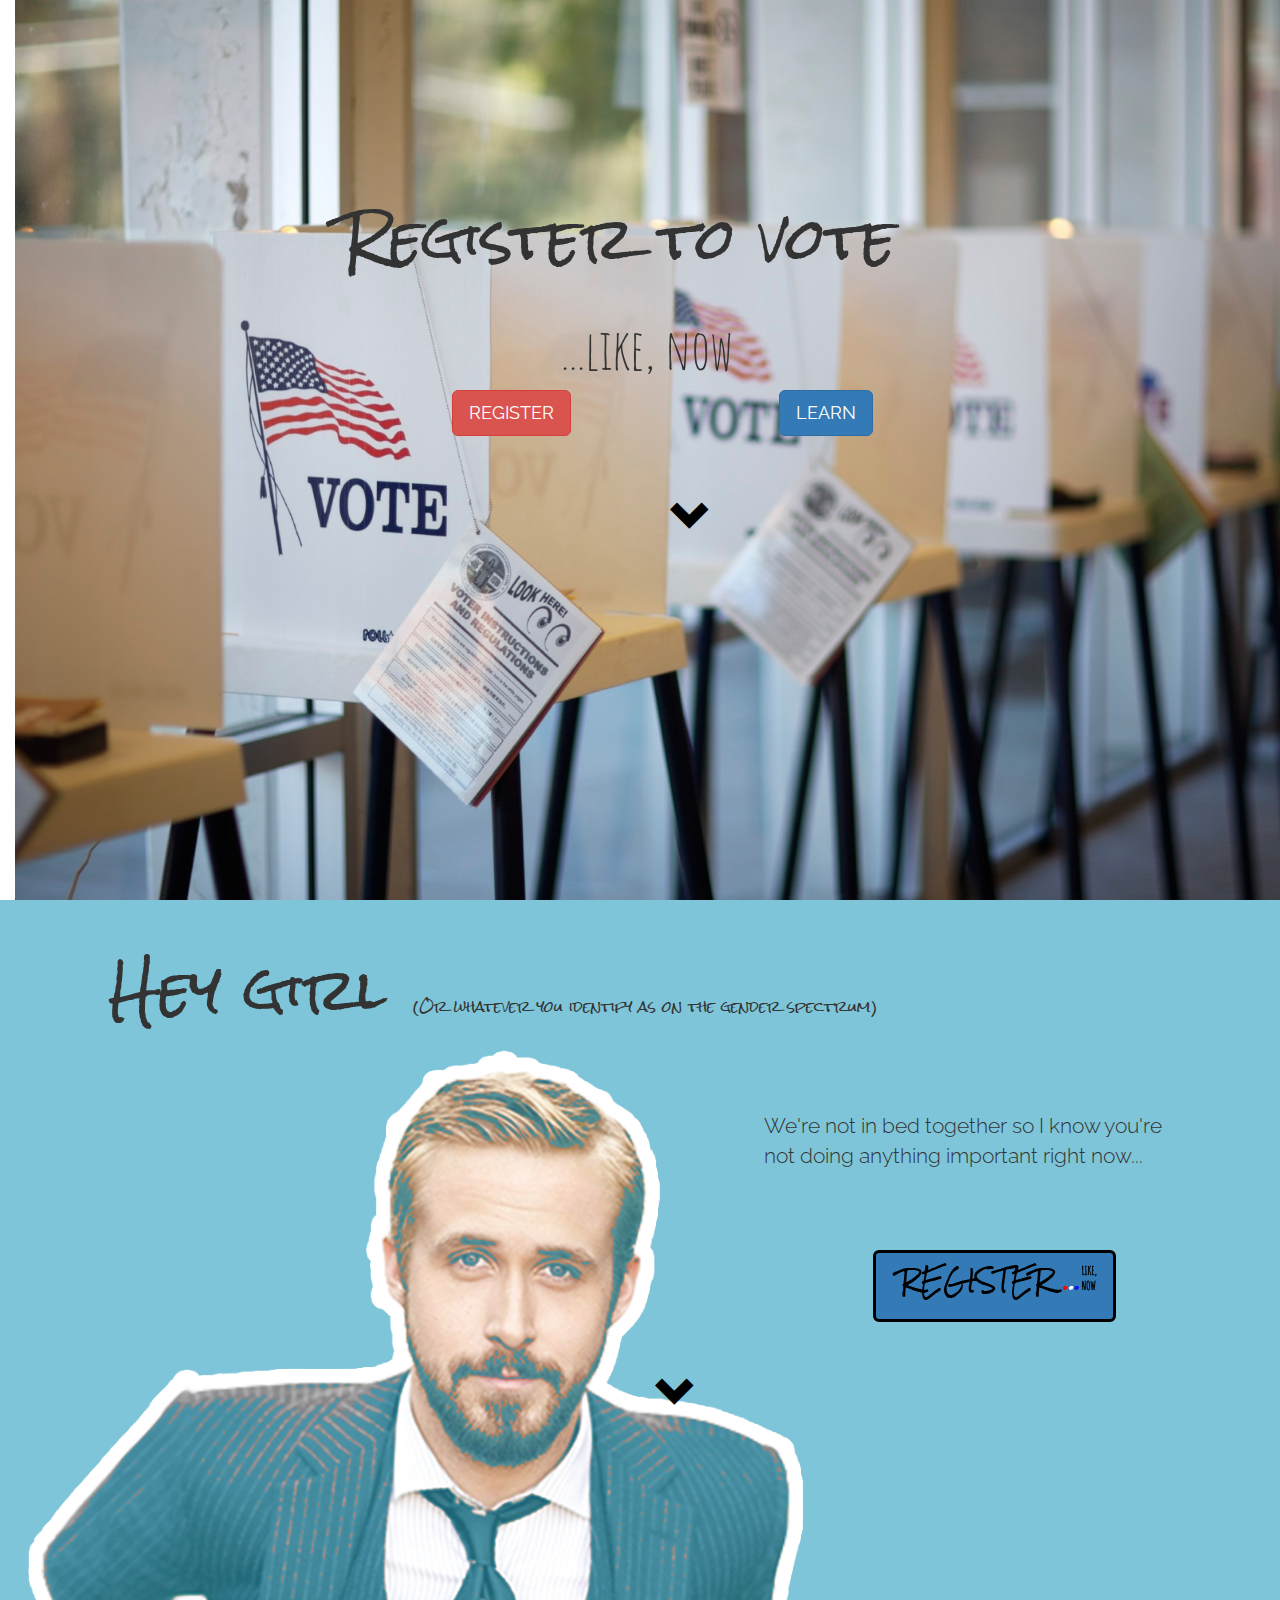
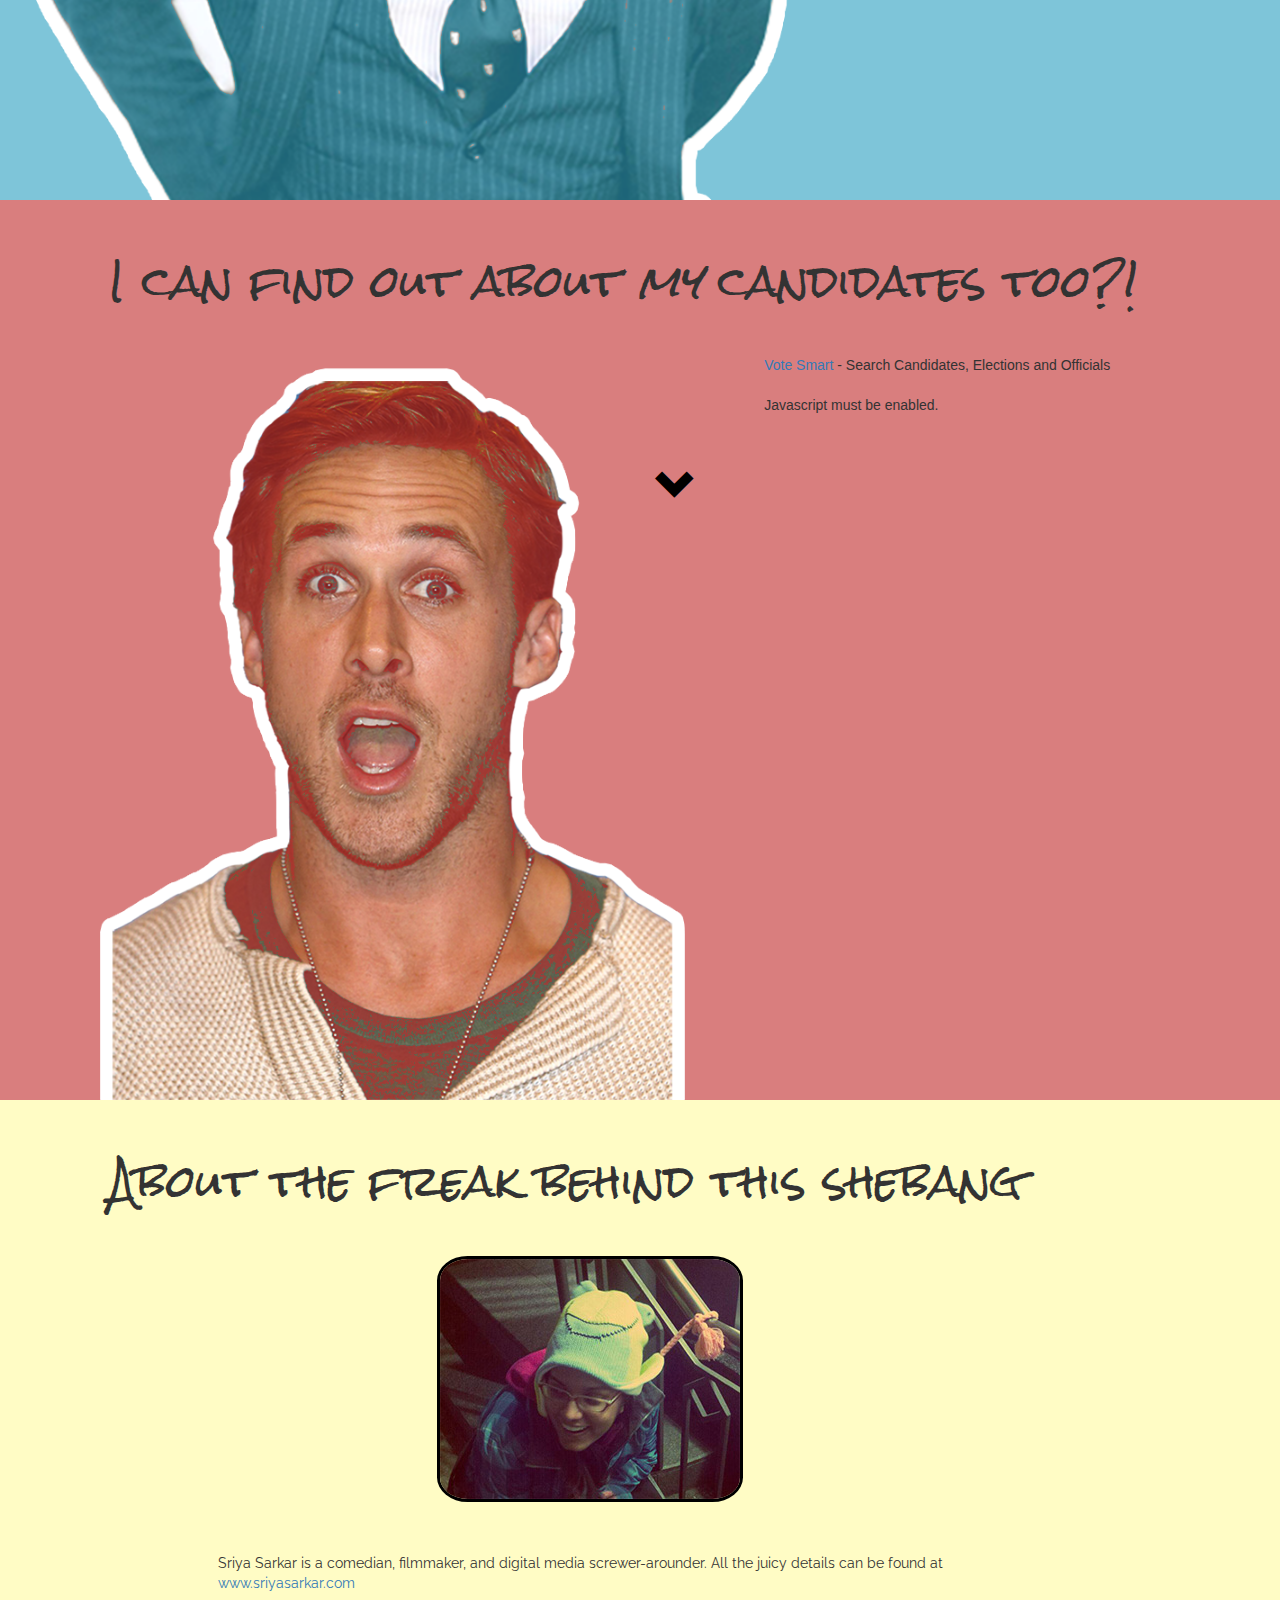
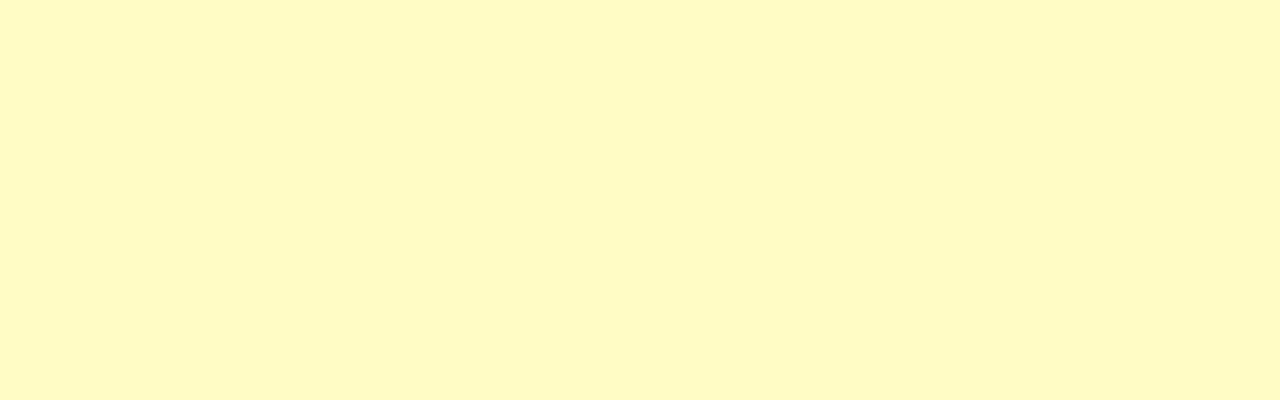
<file: index.html>
<!DOCTYPE html>
<html lang="en">
<meta charset="utf-8">
<meta name="viewport" content="width=device-width, initial-scale=1">
	<head>
		<link href='http://fonts.googleapis.com/css?family=Rock+Salt|Amatic+SC:400,700|Raleway:400,300,500,600,700' rel='stylesheet' type='text/css'>
		<title>Register...Like, Now</title>

		<link href="http://maxcdn.bootstrapcdn.com/bootstrap/3.3.5/css/bootstrap.min.css" rel="stylesheet">
		<link href="css/stylesheet.css" rel="stylesheet">
		<script src="https://ajax.googleapis.com/ajax/libs/jquery/1.11.3/jquery.min.js"></script>
		<script src="http://maxcdn.bootstrapcdn.com/bootstrap/3.3.5/js/bootstrap.min.js"></script>
		
	</head>

	<body>
	<div class="container-fluid">

	<!--NAVIGATION - leave out for now; come back if there's time
		<nav>
			<a href="#home" id="logo"><img src="images/logo.png"></a>
			<ul>
				<li><a href="#register">Register</a></li>
				<li><a href="#learn">Learn</a></li>
				<li><a href="#about">About</a></li>
			</ul>
		</nav>-->

<!--HOME PAGE-->
			<div class="parallax_layer parallax_layer_back page" id="home">
				
					<!--<section id="home" data-type="background" data-speed="10">-->
				<div class="row">
					<div class="col-lg-3 col-md-3 col-sm-2 col-xs-1"></div>
					<div class="col-lg-6 col-md-6 col-sm-8 col-xs-10">
							<h1>Register to vote</h1>
					</div>
					<div class="col-lg-3 col-md-3 col-sm-2 col-xs-1"></div>	
				</div>

				<div class="row">
					<div class="col-lg-5 col-md-4 col-sm-3 col-xs-2"></div>
					<div class="col-lg-2 col-md-3 col-sm-3 col-xs-8">
						<h2>...like, now</h2>
					</div>
					<div class="col-lg-5 col-md-4 col-sm-3 col-xs-2"></div>
				</div>

					<!--BUTTONS-->
				<div class="row">

					<div class="col-lg-4 col-md-4 col-sm-4 col-xs-2"></div>

					<div class="col-lg-2 col-md-2 col-sm-2 col-xs-4">
						<p><a href="#register" class="btn btn-danger btn-lg">REGISTER</a></p>
					</div>

					<div class="col-lg-1 col-md-2 col-sm-1 col-xs-1 col-xs-offset-1">
						<p><a href="#learn" class="btn btn-primary btn-lg">LEARN</a></p>
					</div>

					<div class="col-lg-5 col-md-5 col-sm-5 col-xs-5"></div>
				</div>

				<div class="row">
					<div class="col-lg-5 col-md-5 col-sm-5 col-xs-5"></div>
					<div class="col-lg-1 col-lg-offset-1 col-md-1 col-md-offset-1 col-sm-1 col-sm-offset-1 col-xs-1 col-xs-offset-1">
						<a href="#register"><span class="glyphicon glyphicon-chevron-down"></span></a>
					</div>
					<div class="col-lg-6 col-md-6 col-sm-6 col-xs-6"></div>
				</div>
		</div>


					
				<!--</section>-->	
			</div>	  	

<!--REGISTER PAGE-->
			<div class="parallax_layer parallax_layer_base1 page" id="register">
				<!--<section id="register" data-type="background" data-speed="4">-->
					<div class="row">
						<div class="col-lg-1 col-md-1 col-sm-1 col-xs-1"></div>

						<div class="col-lg-11 col-md-11 col-sm-11 col-xs-11">
							<h1>Hey girl</h1>
							<h3>&#40Or whatever you identify as on the gender spectrum&#41</h3>	
						</div>
					</div>

					<div class="row">
						<div class="col-lg-7 col-md-8 col-sm-2 col-xs-1"></div>
						<div class="col-lg-4 col-md-3 col-sm-4 col-xs-10">
							<p class="lead">We're not in bed together so I know you're not doing anything important right now...</p>
						</div>
						<div class="col-lg-1 col-md-1 col-sm-6 col-xs-1"></div>
					</div>
						<!--<div id="logo" class="menuUp">
							<h1>Register...Like, Now</h1>
						</div>-->
						<!--	<div id="navToggle"><a href="#">Menu</a></div>
						</div> -->
					<div class="row">
						<div class="col-lg-7 col-md-7 col-sm-1"></div>
						<div class="col-lg-3 col-md-3 col-sm-2 col-xs-1 col-xs-offset-1">
							<a href="https://register2.rockthevote.com/?partner=29266" class="btn btn-primary btn-lg"><img src="images/logo.png"></a>
						</div>
						<div class="col-lg-3 col-md-3 col-sm-9"></div>
					</div>

					<div class="row">
						<div class="col-lg-5 col-md-5 col-sm-5 col-xs-5"></div>
						<div class="col-lg-1 col-lg-offset-1 col-md-1 col-md-offset-1 col-sm-1 col-sm-offset-1 col-xs-1 col-xs-offset-1">
							<a href="#learn"><span class="glyphicon glyphicon-chevron-down"></span></a>
						</div>
						<div class="col-lg-6 col-md-6 col-sm-6 col-xs-6"></div>
					</div>
				</div>
				<!--</section>-->
			</div>



	<!--LEARN PAGE-->
			<div class="parallax_layer parallax_layer_base2 page" id="learn">
			<script type="text/javascript" src="http://votesmart.org/static/js/widgets/search/js/jquery-1.2.6.min.js"></script> 
			<script type="text/javascript" src="http://votesmart.org/static/js/widgets/search/js/init.search1.js"></script> 
				<!--<section id="learn" data-type="background" data-speed="2">-->
					<div class="row">
						<div class="col-lg-1 col-md-1 col-sm-1 col-xs-1"></div>
						<div class="col-lg-11 col-md-11 col-sm-11 col-xs-11">
							<h1>I can find out about <i>my</i> candidates too?!</h1>
						</div>
					</div>

					<div class="row">
						<div class="col-lg-7 col-md-7 col-sm-8 col-xs-1"></div>
						<div class="col-lg-4 col-md-4 col-sm-2 col-xs-2">
							<div id="pvs_search"><a href="http://votesmart.org">Vote Smart</a> - Search Candidates, Elections and Officials<br /><br />Javascript must be enabled.</div> 
						</div>
						<div class="col-lg-1 col-md-1 col-sm-2 col-xs-8"></div>
					</div>

					<div class="row">
						<div class="col-lg-5 col-md-5 col-sm-5 col-xs-5"></div>
						<div class="col-lg-1 col-lg-offset-1 col-md-1 col-md-offset-1 col-sm-1 col-sm-offset-1 col-xs-1 col-xs-offset-1">
							<a href="#about"><span class="glyphicon glyphicon-chevron-down"></span></a>
						</div>
						<div class="col-lg-6 col-md-6 col-sm-6 col-xs-6"></div>
					</div>
				<!--</section>-->
			</div>

	<!--ABOUT PAGE-->
			<div class="parallax layer parallax_layer_base3 page" id="about">
				<!--<section id="about" data-type="background" data-speed="2">-->
					<div class="row">
						<div class="col-lg-1 col-md-1 col-sm-1 col-xs-1"></div>
						<div class="col-lg-11 col-md-11 col-sm-11 col-xs-10">
							<h1>About the freak behind this shebang</h1>
						</div>
						<div class="col-xs-1"></div>
					</div>

					<div class="row">
						<div class="col-lg-4 col-md-4 col-sm-4 col-xs-4"></div>
						<div class="col-lg-4 col-md-4 col-sm-4 col-xs-4">
							<img src="images/SriyaSarkar_Headshot.jpg" class="img-responsive">
						</div>
						<div class="col-lg-4 col-md-4 col-sm-4 col-xs-4"></div>
					</div>

					<div class="row">
						<div class="col-lg-2 col-md-2 col-sm-2 col-xs-2"></div>
						<div class="col-lg-8 col-md-8 col-sm-8 col-xs-8">
							<p>Sriya Sarkar is a comedian, filmmaker, and digital media screwer-arounder. All the juicy details can be found at <a href="http://www.sriyasarkar.com">www.sriyasarkar.com</a></p>
						</div>
						<div class="col-lg-2 col-md-2 col-sm-2 col-xs-2"></div>
					</div>
				<!--</section>-->
			</div>

		</div>
	</div>

</body>
</html>
</file>
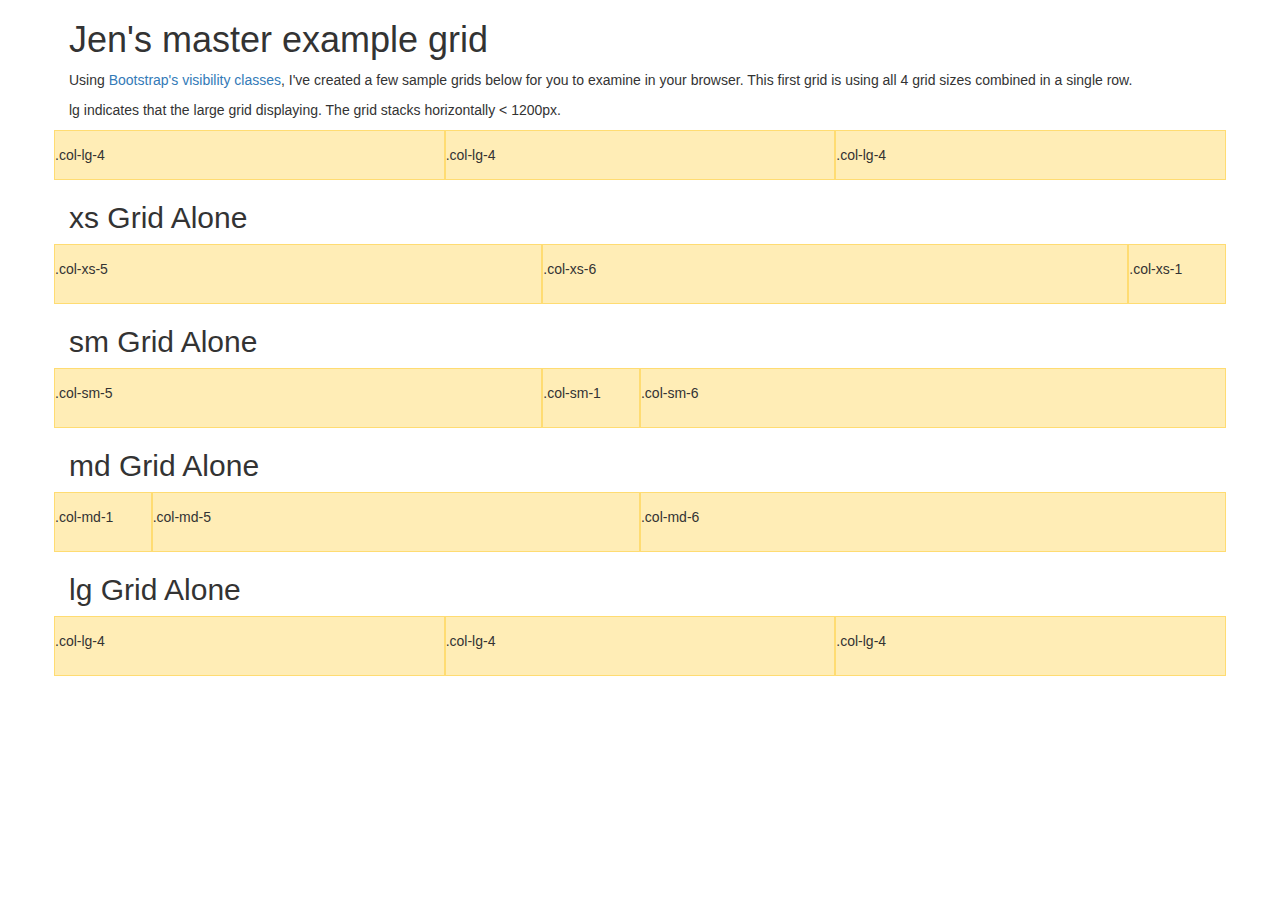
<file: grid.html>
<!DOCTYPE html>
<html lang="en">
  <head>
    <meta charset="utf-8">
    <meta name="viewport" content="width=device-width, initial-scale=1.0">
    <meta name="description" content="">
    <meta name="author" content="">

    <title>Grid Template for Bootstrap</title>

    <!-- Bootstrap core CSS -->
    <link href="css/bootstrap.css" rel="stylesheet">
	<style>
		body {
			padding: 0 16px;
		}
		.container {
		  padding: 0 1em;
		}
		
		h4 {
		  margin-top: 1.5em;
		}
		.row {
		  margin-bottom: 1.5em;
		}
		.row .row {
		  margin-top: 0.8em;
		  margin-bottom: 0;
		}
		[class*="col-"] {
		  padding: 1em 0;
		  background-color: rgba(255,195,13,.3);
		  border: 1px solid rgba(255,195,13,.4);
}

	</style>

  </head>

<body>
  <div class="container">
    <h1>Jen's master example grid</h1>
      <p>Using <a href="http://getbootstrap.com/css/#responsive-utilities" target="_blank">Bootstrap's visibility classes</a>, I've created a few sample grids below for you to examine in your browser. This first grid is using all 4 grid sizes combined in a single row.</p>
      <p class="visible-lg">lg indicates that the large grid displaying. The grid stacks horizontally &lt; 1200px. </p>
      <p class="visible-md">md indicates that the medium grid displaying. The grid stacks horizontally &lt; 992px. </p>
      <p class="visible-sm">sm indicates that the small grid displaying. The grid stacks horizontally &lt; 768px. </p>
      <p class="visible-xs">xs indicates that the extra small grid displaying. This grid is always horizontal. </p>

      <div class="row">
        <div class="col-lg-4 col-md-1 col-sm-5 col-xs-5">
        	<span class="visible-lg">.col-lg-4</span>
            <span class="visible-md">.col-md-1</span>
            <span class="visible-sm">.col-sm-5</span>
            <span class="visible-xs">.col-xs-5</span>
        </div>
        <div class="col-lg-4 col-md-5 col-sm-1 col-xs-6">
        	<span class="visible-lg">.col-lg-4</span>
            <span class="visible-md">.col-md-5</span>
            <span class="visible-sm">.col-sm-1</span>
            <span class="visible-xs">.col-xs-6</span>
        </div>
        <div class="col-lg-4 col-md-6 col-sm-6 col-xs-1">
        	<span class="visible-lg">.col-lg-4</span>
            <span class="visible-md">.col-md-6</span>
            <span class="visible-sm">.col-sm-6</span>
            <span class="visible-xs">.col-xs-1</span>
       </div>
      </div> <!-- end row -->
      
      <h2>xs Grid Alone</h2>
        <div class="row">
            <div class="col-xs-5">
                <p>.col-xs-5</p>
            </div>
            <div class="col-xs-6">
            	<p>.col-xs-6</p>
            </div>
            <div class="col-xs-1">
                <p>.col-xs-1</p>
           </div>
      	</div> <!-- end row -->
      
        <h2>sm Grid Alone</h2>
        <div class="row">
            <div class="col-sm-5">
                <p>.col-sm-5</p>
            </div>
            <div class="col-sm-1">
            	<p>.col-sm-1</p>
            </div>
            <div class="col-sm-6">
                <p>.col-sm-6</p>
           </div>
      	</div> <!-- end row -->
        
        <h2>md Grid Alone</h2>
        <div class="row">
            <div class="col-md-1">
                <p>.col-md-1</p>
            </div>
            <div class="col-md-5">
            	<p>.col-md-5</p>
            </div>
            <div class="col-md-6">
                <p>.col-md-6</p>
           </div>
      	</div> <!-- end row -->
        
        <h2>lg Grid Alone</h2>
        <div class="row">
            <div class="col-lg-4">
                <p>.col-lg-4</p>
            </div>
            <div class="col-lg-4">
            	<p>.col-lg-4</p>
            </div>
            <div class="col-lg-4">
                <p>.col-lg-4</p>
           </div>
      	</div> <!-- end row -->
      
      
	</div> <!-- /container -->
  </body>
</html>
</file>
<file: css/stylesheet.css>
h1 {
	font-family: "Rock Salt", sans-serif;
	font-size: 4em;
}

h3 {
	font-family: "Rock Salt", sans-serif;
	font-size: 1em;
}

p {
	font-family: "Raleway", sans-serif;
}

.glyphicon {
	margin-top: 60%;
	font-size: 3em;
	color: black;
}

.page {
	height: 100vh;
	width: 100vw;
	background-size: cover;
}


#home {
	background-image: url("../images/booth.jpg");
}

#home h1 {
	padding-top: 30%;
}

#home h2 {
	font-family: "Amatic SC", sans-serif;
	font-size: 4em;
	padding-top: 10%;
}

.btn {
	font-family: "Raleway", sans-serif;
}

#register {
	background-image: url("../images/ryan_register.png");
}

#register h1, h3 {
	display: inline-block;
	margin-top: 5%;
}

#register h3 {
	margin-left: 2%;
}

#register p {
	margin-top: 20%;
}

#register .btn-primary {
	padding: 40%%;
	border: 3px solid black;
	margin-top: 20%;
}

#register.glyphicon {
	margin-top: 50%;
}


#learn {
	background-image: url("../images/ryan_oops.png");
}

#learn h1 {
	font-size: 3em;
	margin-top: 5%;
}

#pvs_search {
	margin-top: 10%;
}

#learn.glyphicon {
	margin-top: 5%;
}

#about {
	background-color: rgba(255, 244, 62, 0.3);
}

#about h1 {
	font-size: 3em;
	margin-top: 5%;
}

.img-responsive {
	border-radius: 10%;
	overflow: hidden;
	border: 3px solid black;
	margin-top: 10%;
}

#about p {
	margin-top: 6%;
	margin-bottom: 0;
}

.toTop p {
	margin: 0;
	font-size: .5em;
}
</file>
